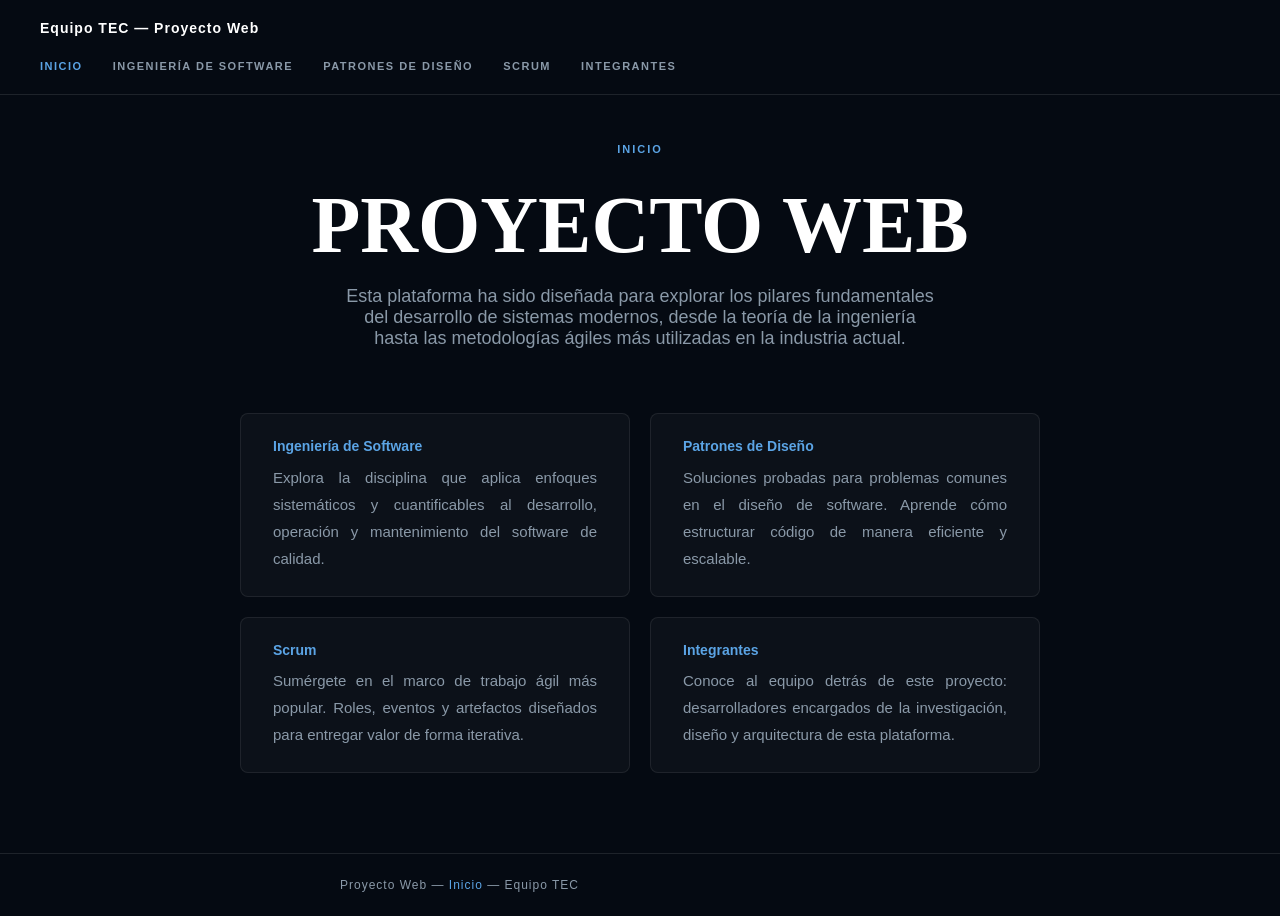
<file: index.html>
<!DOCTYPE html>
<html lang="es">
<head>
    <meta charset="UTF-8">
    <meta name="viewport" content="width=device-width, initial-scale=1.0">
    <title>PROYECTO SCRUM</title>
    <link rel="stylesheet" href="style.css">
</head> 
<body> 
    <header class="nav_bar"> 
        <div class="logo">
             Equipo TEC — Proyecto Web
        </div>
        <nav>
            <ul class="nav_menu">
                <li><a href="index.html" class="active">INICIO</a></li>
                <li><a href="ingenieriaSoftwre.html">INGENIERÍA DE SOFTWARE</a></li>
                <li><a href="patronesDiseño.html">PATRONES DE DISEÑO</a></li>
                <li><a href="scrum.html">SCRUM</a></li>
                <li><a href="integrantes.html">INTEGRANTES</a></li>
            </ul>
        </nav>
    </header>

    <main class="page_content">
        <section class="contenido" style="height: auto; margin-bottom: 4rem;">
            <div class="texto-central">
                <p class="page_label">INICIO</p>
                <h1>PROYECTO WEB</h1>
                <p style="text-align: center; margin: 0 auto;">Esta plataforma ha sido diseñada para explorar los pilares fundamentales del desarrollo de sistemas modernos, desde la teoría de la ingeniería hasta las metodologías ágiles más utilizadas en la industria actual.</p>
            </div>
        </section>

        <section class="grid_cards">
            <div class="card">
                <h3 class="card_titulo">Ingeniería de Software</h3>
                <p>Explora la disciplina que aplica enfoques sistemáticos y cuantificables al desarrollo, operación y mantenimiento del software de calidad.</p>
            </div>
            <div class="card">
                <h3 class="card_titulo">Patrones de Diseño</h3>
                <p>Soluciones probadas para problemas comunes en el diseño de software. Aprende cómo estructurar código de manera eficiente y escalable.</p>
            </div>
            <div class="card">
                <h3 class="card_titulo">Scrum</h3>
                <p>Sumérgete en el marco de trabajo ágil más popular. Roles, eventos y artefactos diseñados para entregar valor de forma iterativa.</p>
            </div>
            <div class="card">
                <h3 class="card_titulo">Integrantes</h3>
                <p>Conoce al equipo detrás de este proyecto: desarrolladores encargados de la investigación, diseño y arquitectura de esta plataforma.</p>
            </div>
        </section>
    </main>

    <footer class="footer">
        <p>Proyecto Web — <span class="footer_acento">Inicio</span> — Equipo TEC</p>
    </footer>

</body> 
</html>
</file>
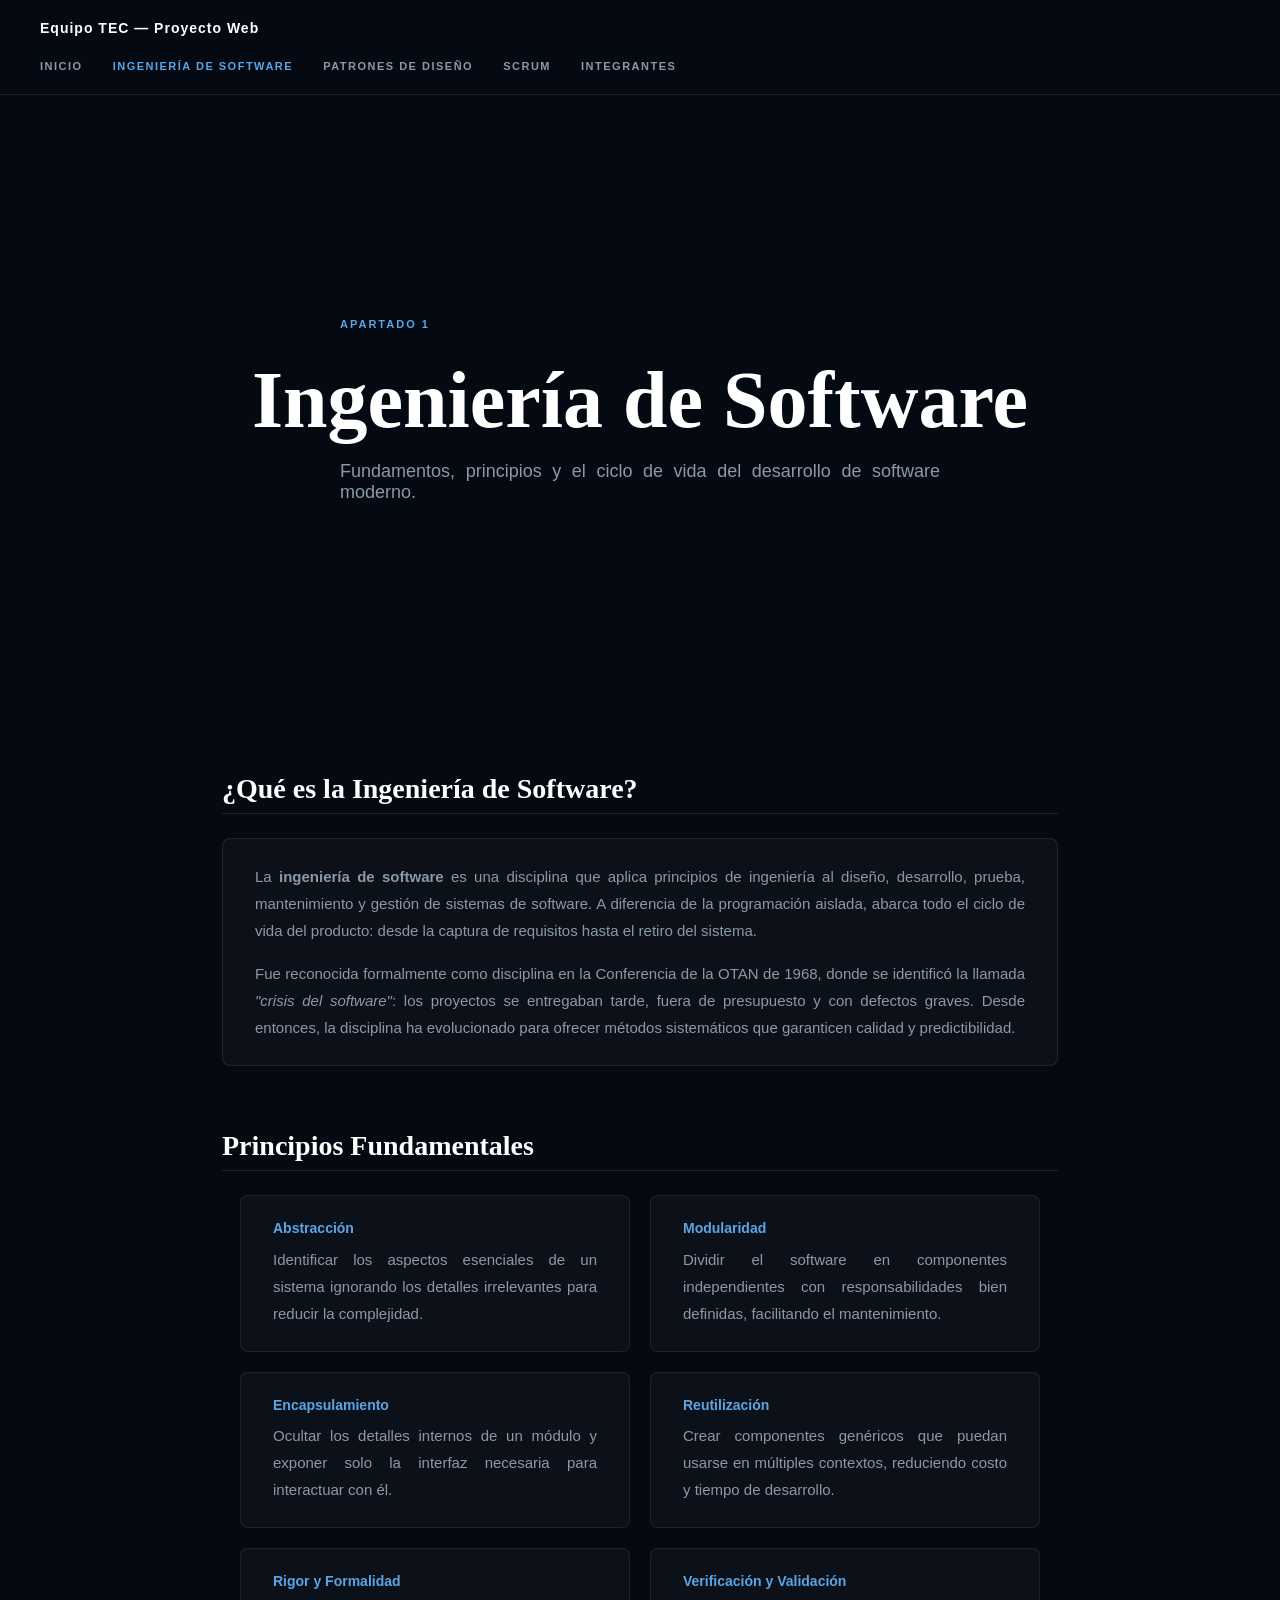
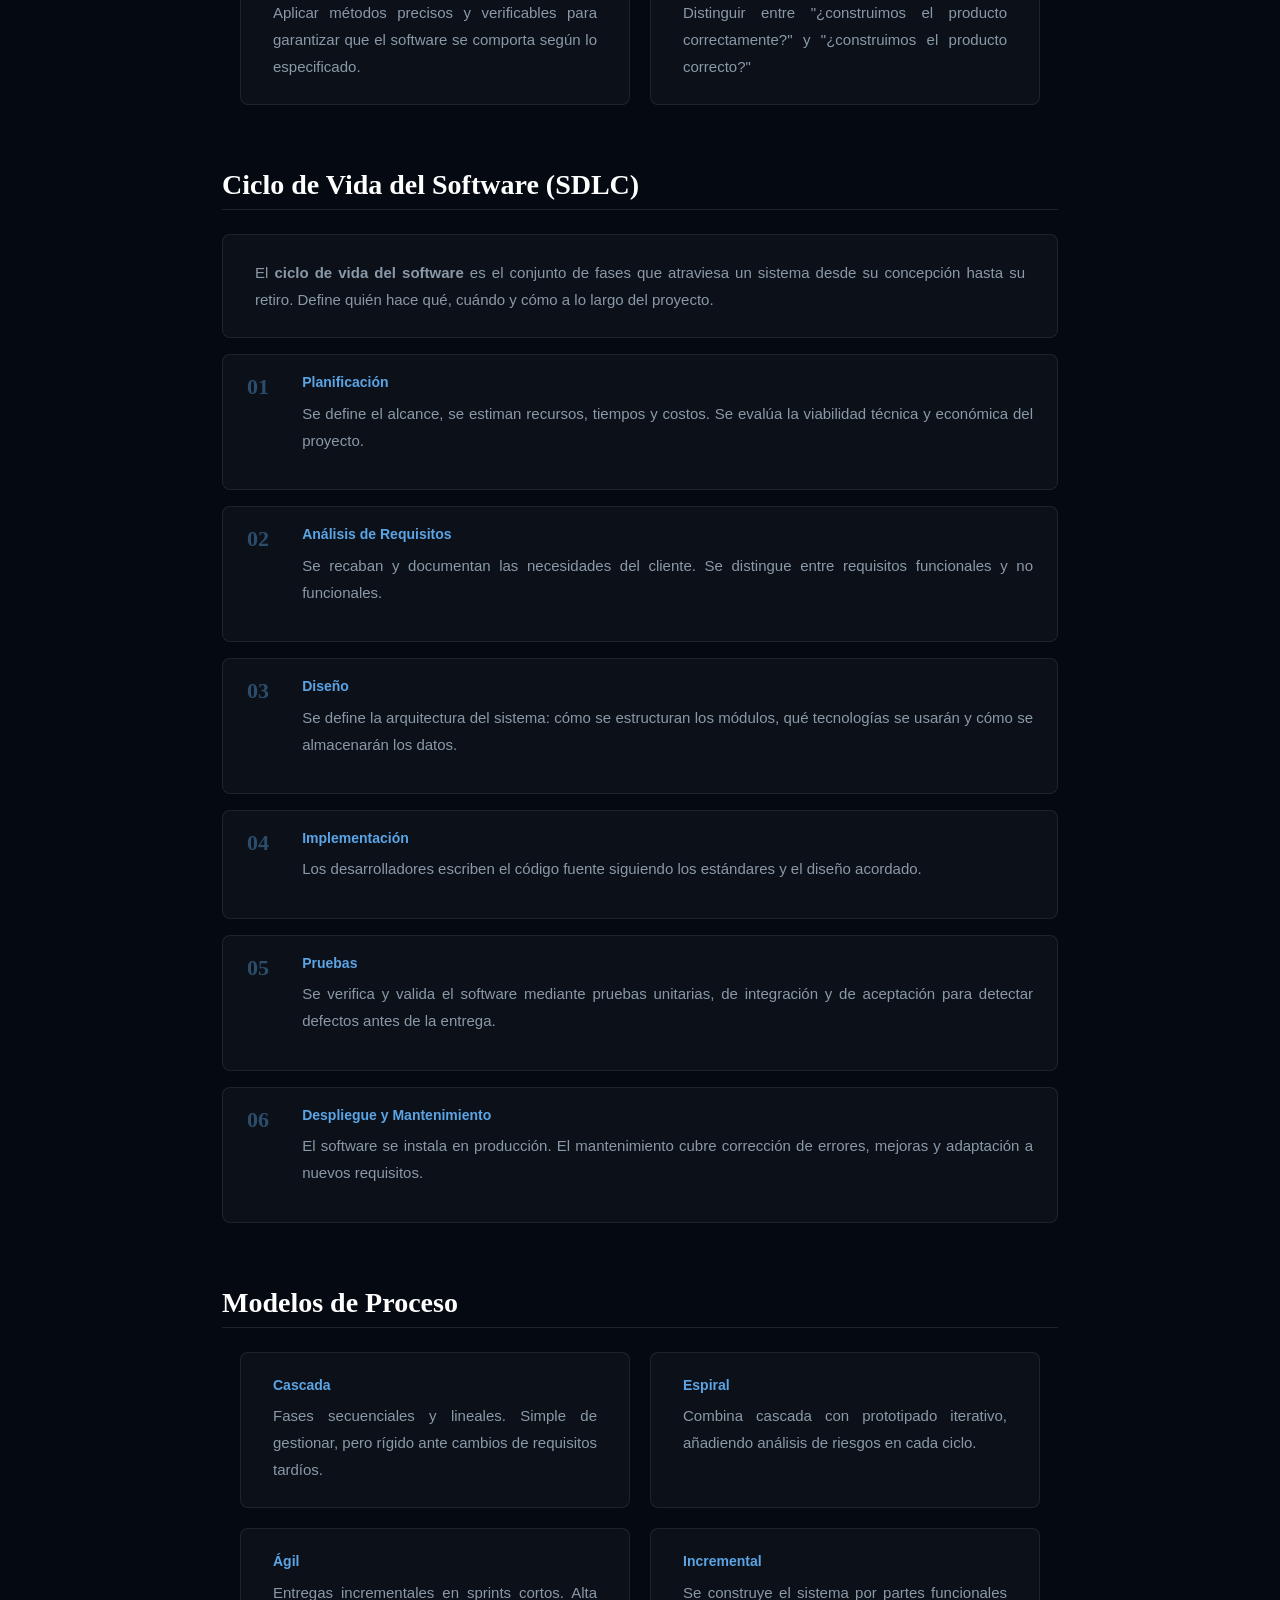
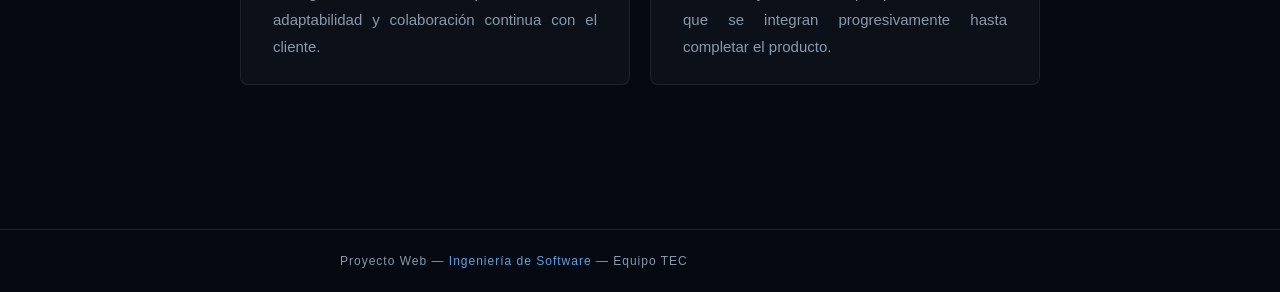
<file: ingenieriaSoftwre.html>
<!DOCTYPE html>
<html lang="es">
<head>
    <meta charset="UTF-8">
    <meta name="viewport" content="width=device-width, initial-scale=1.0">
    <title>Ingeniería de Software</title>
    <link rel="stylesheet" href="style.css">
</head>
<body>

    <header class="nav_bar">
        <div class="logo">Equipo TEC — Proyecto Web</div>
        <nav>
            <ul class="nav_menu">
                <li><a href="index.html">INICIO</a></li>
                <li><a href="ingenieriaSoftwre.html" class="active">INGENIERÍA DE SOFTWARE</a></li>
                <li><a href="patronesDiseño.html">PATRONES DE DISEÑO</a></li>
                <li><a href="scrum.html">SCRUM</a></li>
                <li><a href="integrantes.html">INTEGRANTES</a></li>
            </ul>
        </nav>
    </header>

    <section class="contenido">
        <div>
            <p class="page_label">Apartado 1</p>
            <h1>Ingeniería de Software</h1>
            <p>Fundamentos, principios y el ciclo de vida del desarrollo de software moderno.</p>
        </div>
    </section>

    <main class="page_content">

        <section class="seccion">
            <h2 class="seccion_titulo">¿Qué es la Ingeniería de Software?</h2>
            <div class="card">
                <p>La <strong>ingeniería de software</strong> es una disciplina que aplica principios de ingeniería al diseño, desarrollo, prueba, mantenimiento y gestión de sistemas de software. A diferencia de la programación aislada, abarca todo el ciclo de vida del producto: desde la captura de requisitos hasta el retiro del sistema.</p>
                <p>Fue reconocida formalmente como disciplina en la Conferencia de la OTAN de 1968, donde se identificó la llamada <em>"crisis del software"</em>: los proyectos se entregaban tarde, fuera de presupuesto y con defectos graves. Desde entonces, la disciplina ha evolucionado para ofrecer métodos sistemáticos que garanticen calidad y predictibilidad.</p>
            </div>
        </section>

        <section class="seccion">
            <h2 class="seccion_titulo">Principios Fundamentales</h2>
            <div class="grid_cards">
                <div class="card">
                    <h3 class="card_titulo">Abstracción</h3>
                    <p>Identificar los aspectos esenciales de un sistema ignorando los detalles irrelevantes para reducir la complejidad.</p>
                </div>
                <div class="card">
                    <h3 class="card_titulo">Modularidad</h3>
                    <p>Dividir el software en componentes independientes con responsabilidades bien definidas, facilitando el mantenimiento.</p>
                </div>
                <div class="card">
                    <h3 class="card_titulo">Encapsulamiento</h3>
                    <p>Ocultar los detalles internos de un módulo y exponer solo la interfaz necesaria para interactuar con él.</p>
                </div>
                <div class="card">
                    <h3 class="card_titulo">Reutilización</h3>
                    <p>Crear componentes genéricos que puedan usarse en múltiples contextos, reduciendo costo y tiempo de desarrollo.</p>
                </div>
                <div class="card">
                    <h3 class="card_titulo">Rigor y Formalidad</h3>
                    <p>Aplicar métodos precisos y verificables para garantizar que el software se comporta según lo especificado.</p>
                </div>
                <div class="card">
                    <h3 class="card_titulo">Verificación y Validación</h3>
                    <p>Distinguir entre "¿construimos el producto correctamente?" y "¿construimos el producto correcto?"</p>
                </div>
            </div>
        </section>

        <section class="seccion">
            <h2 class="seccion_titulo">Ciclo de Vida del Software (SDLC)</h2>
            <div class="card" style="margin-bottom: 1rem;">
                <p>El <strong>ciclo de vida del software</strong> es el conjunto de fases que atraviesa un sistema desde su concepción hasta su retiro. Define quién hace qué, cuándo y cómo a lo largo del proyecto.</p>
            </div>
            <div class="timeline">
                <div class="tl_item">
                    <span class="tl_num">01</span>
                    <div>
                        <h3 class="card_titulo">Planificación</h3>
                        <p>Se define el alcance, se estiman recursos, tiempos y costos. Se evalúa la viabilidad técnica y económica del proyecto.</p>
                    </div>
                </div>
                <div class="tl_item">
                    <span class="tl_num">02</span>
                    <div>
                        <h3 class="card_titulo">Análisis de Requisitos</h3>
                        <p>Se recaban y documentan las necesidades del cliente. Se distingue entre requisitos funcionales y no funcionales.</p>
                    </div>
                </div>
                <div class="tl_item">
                    <span class="tl_num">03</span>
                    <div>
                        <h3 class="card_titulo">Diseño</h3>
                        <p>Se define la arquitectura del sistema: cómo se estructuran los módulos, qué tecnologías se usarán y cómo se almacenarán los datos.</p>
                    </div>
                </div>
                <div class="tl_item">
                    <span class="tl_num">04</span>
                    <div>
                        <h3 class="card_titulo">Implementación</h3>
                        <p>Los desarrolladores escriben el código fuente siguiendo los estándares y el diseño acordado.</p>
                    </div>
                </div>
                <div class="tl_item">
                    <span class="tl_num">05</span>
                    <div>
                        <h3 class="card_titulo">Pruebas</h3>
                        <p>Se verifica y valida el software mediante pruebas unitarias, de integración y de aceptación para detectar defectos antes de la entrega.</p>
                    </div>
                </div>
                <div class="tl_item">
                    <span class="tl_num">06</span>
                    <div>
                        <h3 class="card_titulo">Despliegue y Mantenimiento</h3>
                        <p>El software se instala en producción. El mantenimiento cubre corrección de errores, mejoras y adaptación a nuevos requisitos.</p>
                    </div>
                </div>
            </div>
        </section>

        <section class="seccion">
            <h2 class="seccion_titulo">Modelos de Proceso</h2>
            <div class="grid_cards">
                <div class="card">
                    <h3 class="card_titulo">Cascada</h3>
                    <p>Fases secuenciales y lineales. Simple de gestionar, pero rígido ante cambios de requisitos tardíos.</p>
                </div>
                <div class="card">
                    <h3 class="card_titulo">Espiral</h3>
                    <p>Combina cascada con prototipado iterativo, añadiendo análisis de riesgos en cada ciclo.</p>
                </div>
                <div class="card">
                    <h3 class="card_titulo">Ágil</h3>
                    <p>Entregas incrementales en sprints cortos. Alta adaptabilidad y colaboración continua con el cliente.</p>
                </div>
                <div class="card">
                    <h3 class="card_titulo">Incremental</h3>
                    <p>Se construye el sistema por partes funcionales que se integran progresivamente hasta completar el producto.</p>
                </div>
            </div>
        </section>

    </main>

    <footer class="footer">
        <p>Proyecto Web — <span class="footer_acento">Ingeniería de Software</span> — Equipo TEC</p>
    </footer>

</body>
</html>
</file>
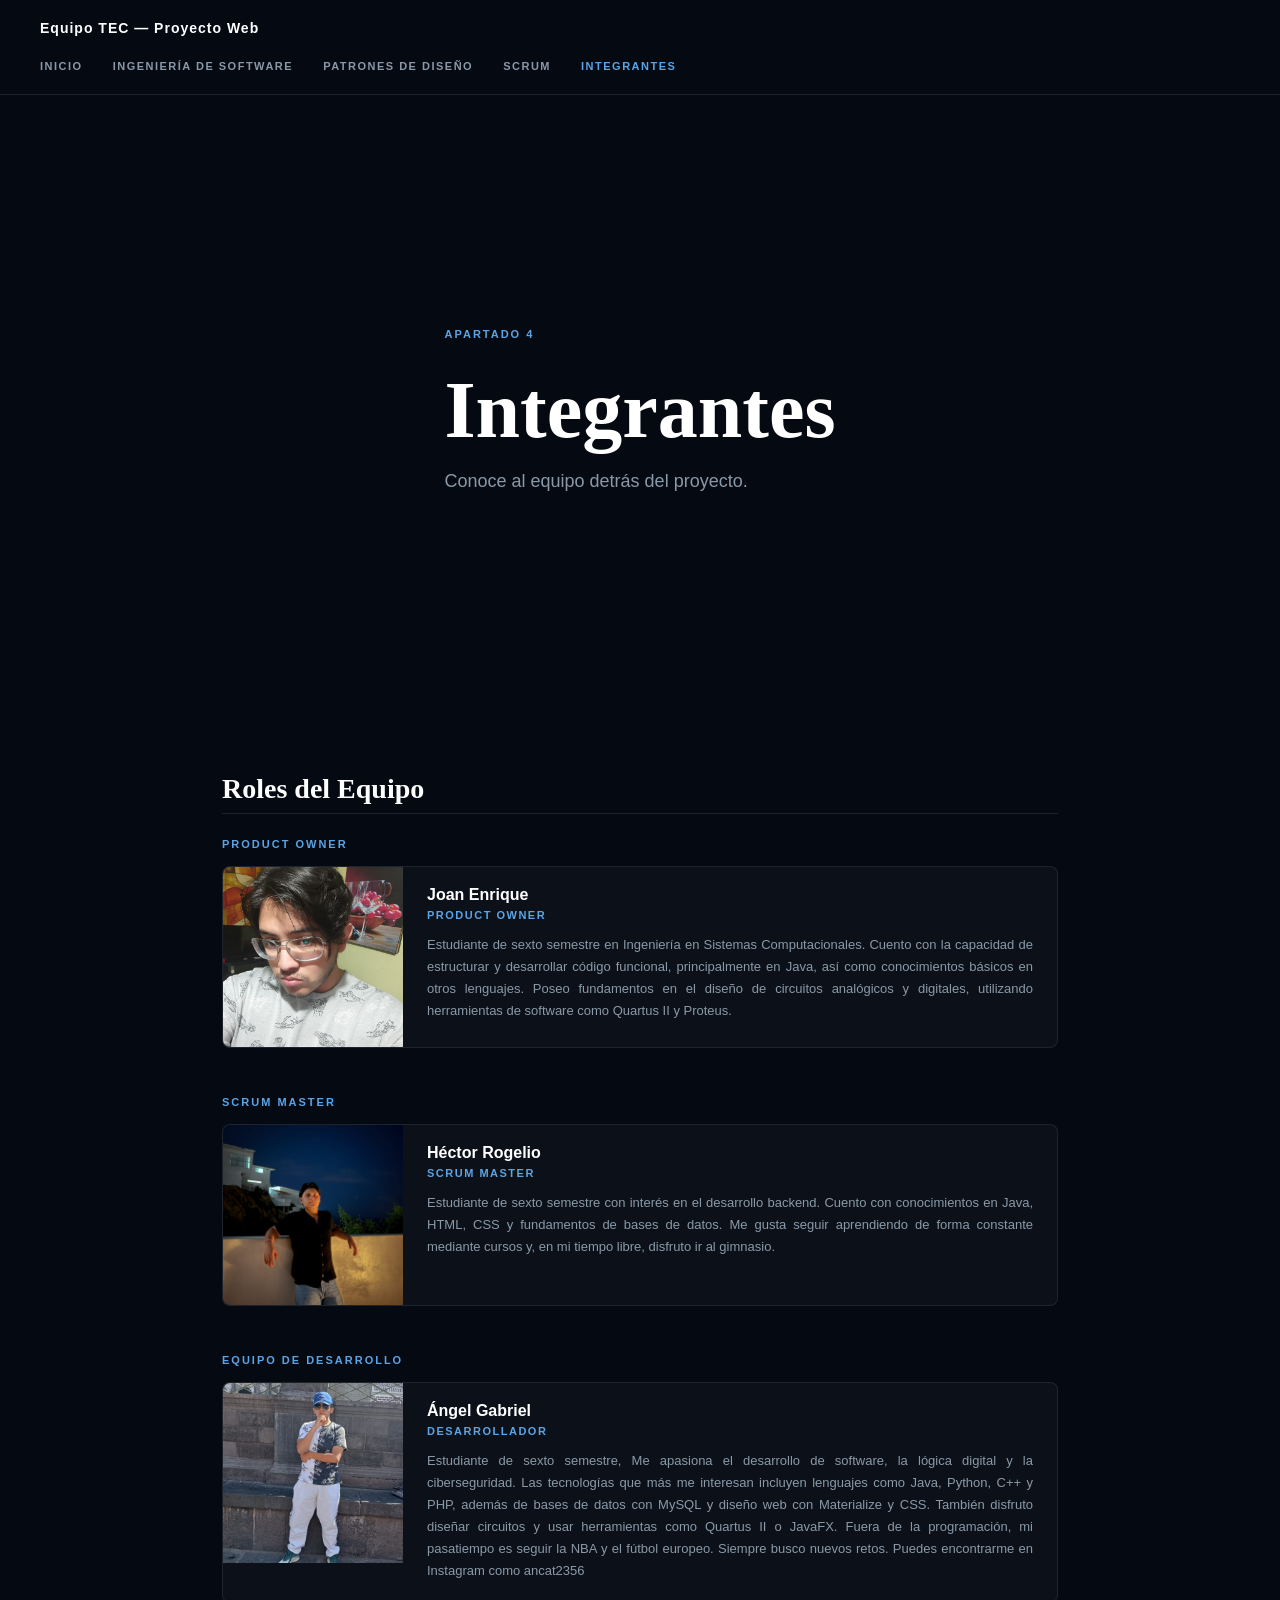
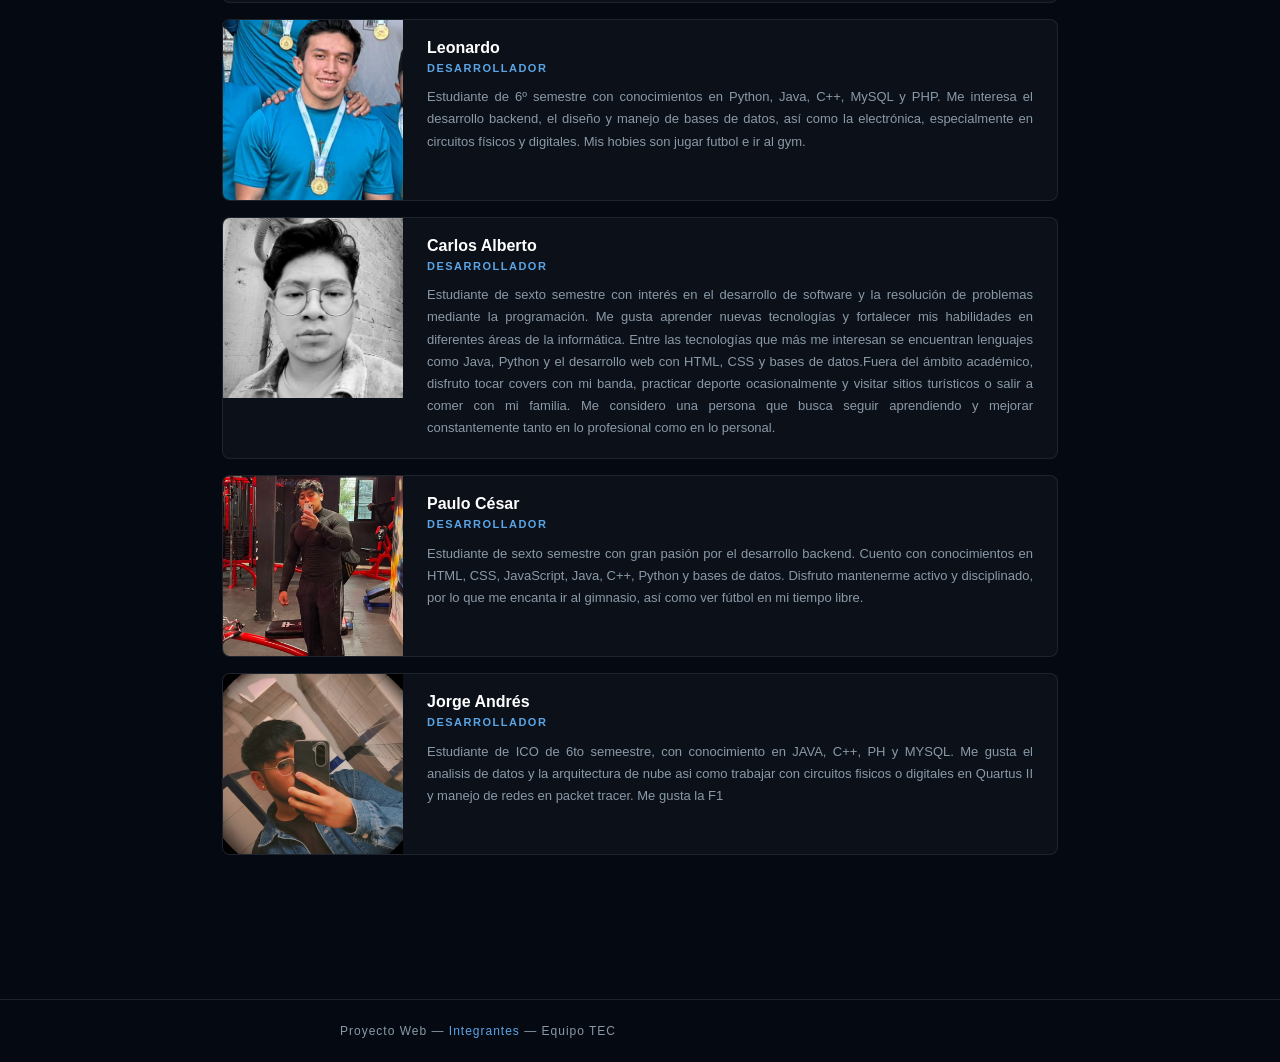
<file: integrantes.html>
<!DOCTYPE html>
<html lang="es">
<head>
    <meta charset="UTF-8">
    <meta name="viewport" content="width=device-width, initial-scale=1.0">
    <title>Integrantes</title>
    <link rel="stylesheet" href="style.css">
</head>
<body>

    <header class="nav_bar">
        <div class="logo">Equipo TEC — Proyecto Web</div>
        <nav>
            <ul class="nav_menu">
                <li><a href="index.html">INICIO</a></li>
                <li><a href="ingenieriaSoftwre.html">INGENIERÍA DE SOFTWARE</a></li>
                <li><a href="patronesDiseño.html">PATRONES DE DISEÑO</a></li>
                <li><a href="scrum.html">SCRUM</a></li>
                <li><a href="integrantes.html" class="active">INTEGRANTES</a></li>
            </ul>
        </nav>
    </header>

    <section class="contenido">
        <div>
            <p class="page_label">Apartado 4</p>
            <h1>Integrantes</h1>
            <p>Conoce al equipo detrás del proyecto.</p>
        </div>
    </section>

    <main class="page_content">
        <section class="seccion">
            <h2 class="seccion_titulo">Roles del Equipo</h2>

            <div class="rol_group">
                <h3 class="rol_label">Product Owner</h3>
                <div class="integrante_card">

                    <img src="./img/fotoJoan.jpeg" alt="Foto" class="integrante_foto">
                    <div class="integrante_info">
                        <h3 class="integrante_nombre">Joan Enrique</h3>
                        <span class="integrante_rol">Product Owner</span>
                        <p class="integrante_desc">Estudiante de sexto semestre en Ingeniería en Sistemas Computacionales. Cuento con la capacidad de estructurar y desarrollar código funcional, principalmente en Java, así como conocimientos básicos en otros lenguajes. Poseo fundamentos en el diseño de circuitos analógicos y digitales, utilizando herramientas de software como Quartus II y Proteus.</p>

                    </div>
                </div>
            </div>

            <div class="rol_group">
                <h3 class="rol_label">Scrum Master</h3>
                <div class="integrante_card">

                    <img src="./img/fotoHector.jpeg" alt="Foto" class="integrante_foto">
                    <div class="integrante_info">
                        <h3 class="integrante_nombre">Héctor Rogelio</h3>
                        <span class="integrante_rol">Scrum Master</span>
                        <p class="integrante_desc">Estudiante de sexto semestre con interés en el desarrollo backend. Cuento con conocimientos en Java, HTML, CSS y fundamentos de bases de datos. Me gusta seguir aprendiendo de forma constante mediante cursos y, en mi tiempo libre, disfruto ir al gimnasio.</p>

                    </div>
                </div>
            </div>

            <div class="rol_group">
                <h3 class="rol_label">Equipo de Desarrollo</h3>
                <div class="integrantes_grid">
                    <div class="integrante_card">
                        <img src="./img/fotoAngel.jpeg" alt="Foto integrante" class="integrante_foto">
                        <div class="integrante_info">
                            <h3 class="integrante_nombre">Ángel Gabriel</h3>
                            <span class="integrante_rol">Desarrollador</span>
                            <p class="integrante_desc">Estudiante de sexto semestre, Me apasiona el desarrollo de software, la lógica digital y la ciberseguridad. Las tecnologías que más me interesan incluyen lenguajes como Java, Python, C++ y PHP, además de bases de datos con MySQL y diseño web con Materialize y CSS. También disfruto diseñar circuitos y usar herramientas como Quartus II o JavaFX. Fuera de la programación, mi pasatiempo es seguir la NBA y el fútbol europeo. Siempre busco nuevos retos. Puedes encontrarme en Instagram como ancat2356</p>
                        </div>
                    </div>
                    <div class="integrante_card">
                        <img src="./img/fotoLeo.jpeg" alt="Foto integrante" class="integrante_foto">
                        <div class="integrante_info">
                            <h3 class="integrante_nombre">Leonardo</h3>
                            <span class="integrante_rol">Desarrollador</span>
                            <p class="integrante_desc">Estudiante de 6º semestre con conocimientos en Python, Java, C++, MySQL y PHP. Me interesa el desarrollo backend, el diseño y manejo de bases de datos, así como la electrónica, especialmente en circuitos físicos y digitales. Mis hobies son jugar futbol e ir al gym.</p>
                        </div>
                    </div>
                    <div class="integrante_card">
                        <img src="./img/fotoCarlos.jpg" alt="Foto integrante" class="integrante_foto">
                        <div class="integrante_info">
                            <h3 class="integrante_nombre">Carlos Alberto</h3>
                            <span class="integrante_rol">Desarrollador</span>
                            <p class="integrante_desc">Estudiante de sexto semestre con interés en el desarrollo de software y la resolución de problemas mediante la programación. Me gusta aprender nuevas tecnologías y fortalecer mis habilidades en diferentes áreas de la informática. Entre las tecnologías que más me interesan se encuentran lenguajes como Java, Python y el desarrollo web con HTML, CSS y bases de datos.Fuera del ámbito académico, disfruto tocar covers con mi banda, practicar deporte ocasionalmente y visitar sitios turísticos o salir a comer con mi familia. Me considero una persona que busca seguir aprendiendo y mejorar constantemente tanto en lo profesional como en lo personal.</p>
                        </div>
                    </div>
                    <div class="integrante_card">

                        <img src="./img/fotoPaulo.jpg" alt="Foto integrante" class="integrante_foto">
                        <div class="integrante_info">
                            <h3 class="integrante_nombre">Paulo César</h3>
                            <span class="integrante_rol">Desarrollador</span>
                            <p class="integrante_desc">Estudiante de sexto semestre con gran pasión por el desarrollo backend. Cuento con conocimientos en HTML, CSS, JavaScript, Java, C++, Python y bases de datos. Disfruto mantenerme activo y disciplinado, por lo que me encanta ir al gimnasio, así como ver fútbol en mi tiempo libre.</p>


                        </div>
                    </div>
                    <div class="integrante_card">
                        <img src="./img/fotoAndres.jpg" alt="Foto integrante" class="integrante_foto">
                        <div class="integrante_info">
                            <h3 class="integrante_nombre">Jorge Andrés</h3>
                            <span class="integrante_rol">Desarrollador</span>
                            <p class="integrante_desc">Estudiante de ICO de 6to semeestre, con conocimiento en JAVA, C++, PH y MYSQL. Me gusta el analisis de datos y 
                                la arquitectura de nube asi como trabajar con circuitos fisicos o digitales en Quartus II y manejo de redes en packet tracer. Me gusta la F1</p>
                        </div>
                    </div>
                </div>
            </div>

        </section>
    </main>

    <footer class="footer">
        <p>Proyecto Web — <span class="footer_acento">Integrantes</span> — Equipo TEC</p>
    </footer>

</body>
</html>
</file>
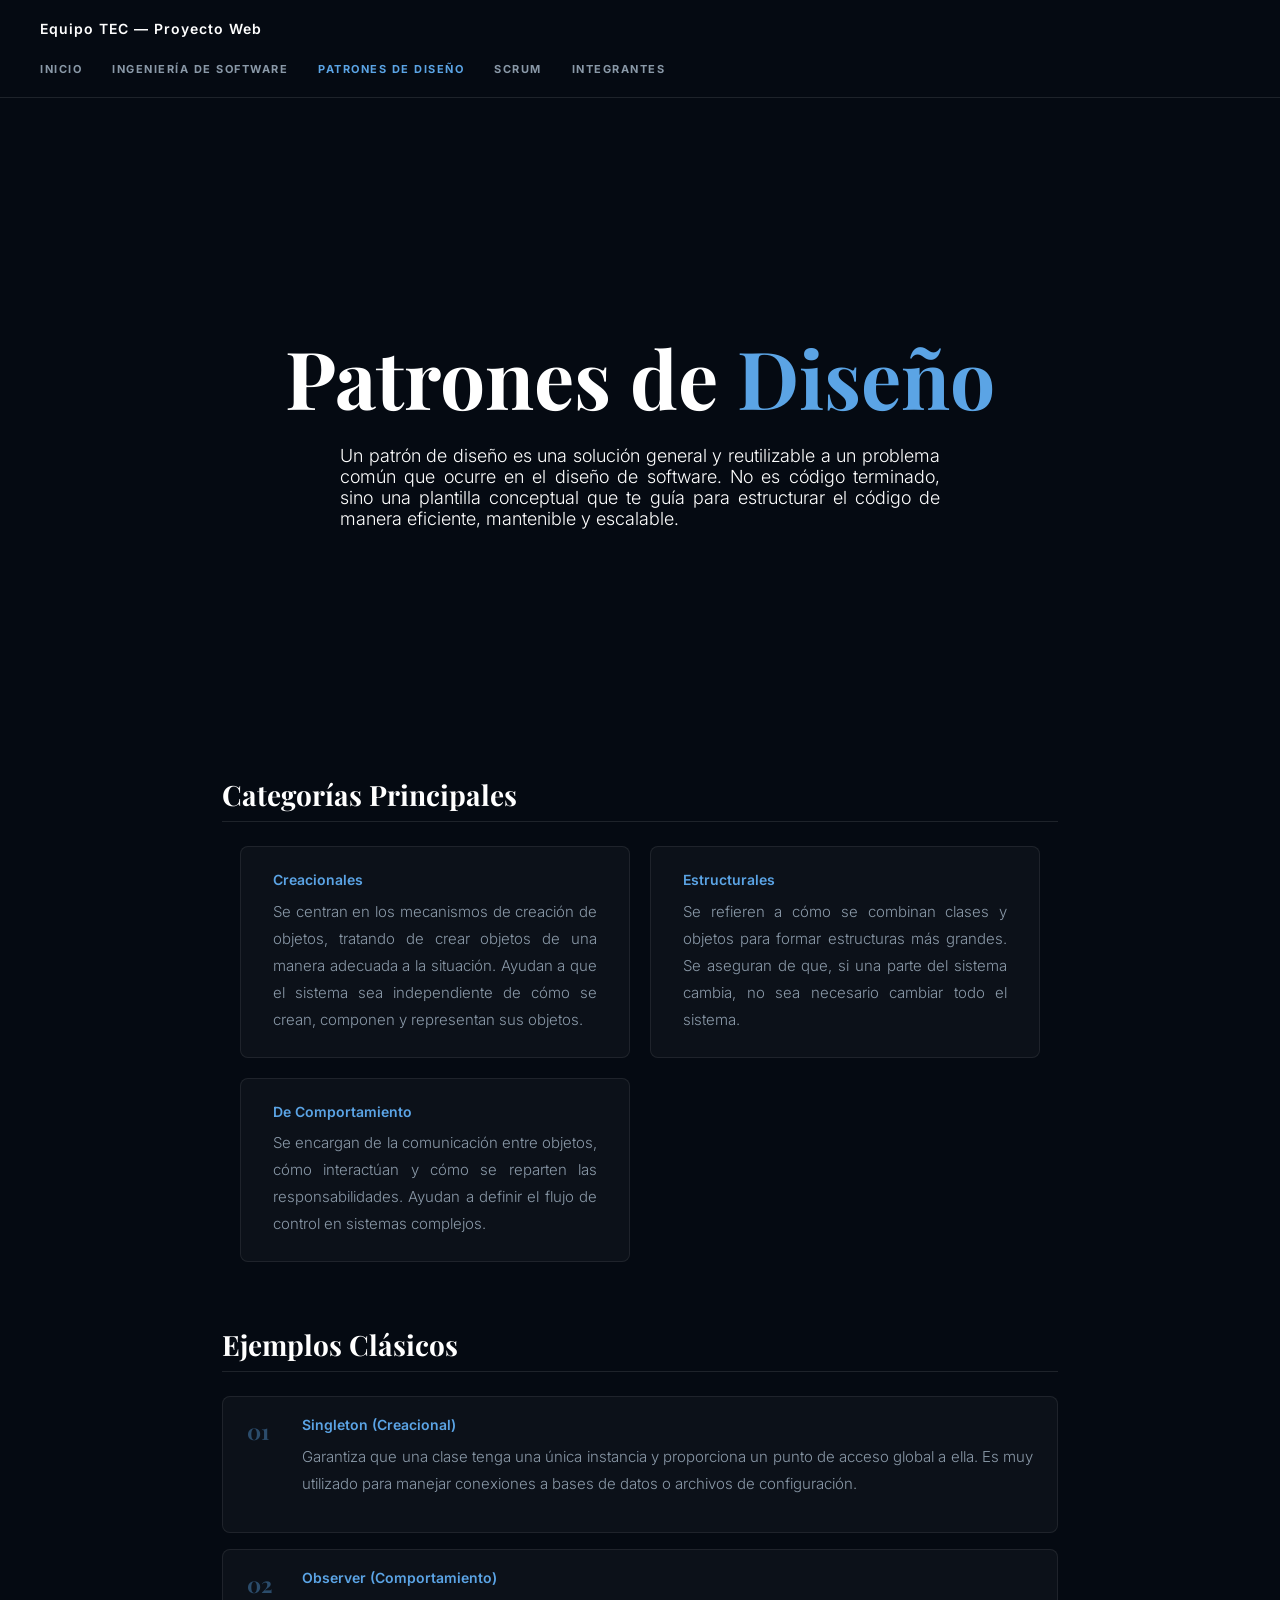
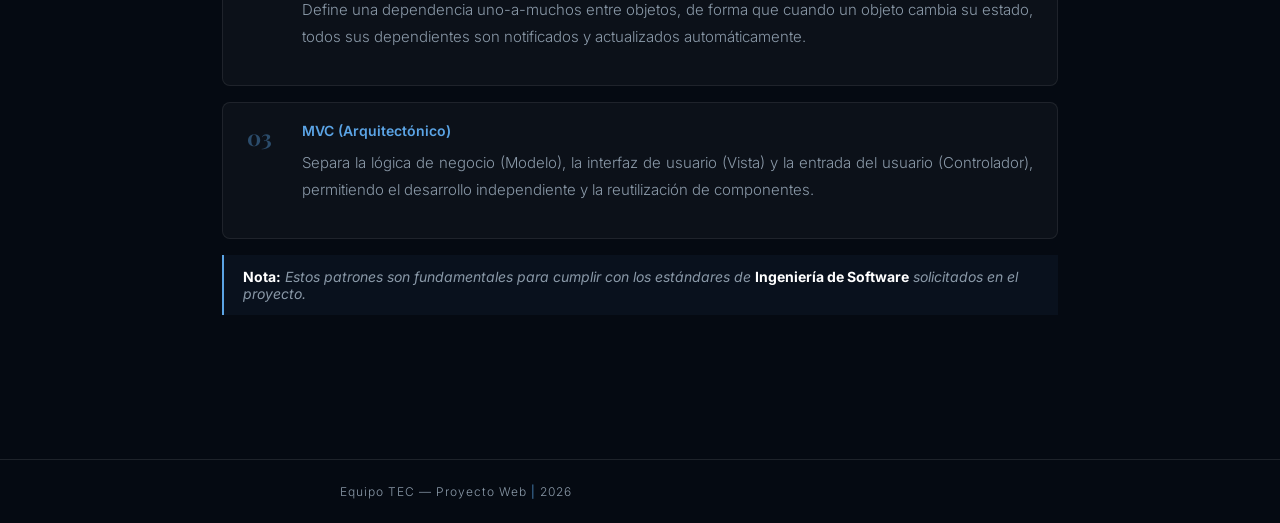
<file: patronesDiseño.html>
<!DOCTYPE html>
<html lang="es">
<head>
    <meta charset="UTF-8">
    <meta name="viewport" content="width=device-width, initial-scale=1.0">
    <title>Patrones de diseño - PROYECTO SCRUM</title>
    <link href="https://fonts.googleapis.com/css2?family=Inter:wght@300;400;600;700&family=Playfair+Display:wght@700&display=swap" rel="stylesheet">
    <link rel="stylesheet" href="style.css">
</head>
<body>
    <header class="nav_bar"> 
        <div class="logo">
             Equipo TEC — Proyecto Web
        </div>
        <nav>
            <ul class="nav_menu">
                <li><a href="index.html">INICIO</a></li>
                <li><a href="ingenieriaSoftwre.html">INGENIERÍA DE SOFTWARE</a></li>
                <li><a href="patronesDiseno.html" class="active">PATRONES DE DISEÑO</a></li>
                <li><a href="scrum.html">SCRUM</a></li>
                <li><a href="integrantes.html">INTEGRANTES</a></li>
            </ul>
        </nav>
    </header>

    <main class="contenido">
        <div class="texto-central">
            <h1>Patrones de <span class="resaltado">Diseño</span></h1>
            <p class="parrafos">
                Un patrón de diseño es una solución general y reutilizable a un problema común que ocurre en el diseño de software. 
                No es código terminado, sino una plantilla conceptual que te guía para estructurar el código de manera eficiente, mantenible y escalable.
            </p>
        </div>
    </main>

    <div class="page_content">
        
        <section class="seccion">
            <h2 class="seccion_titulo">Categorías Principales</h2>
            <div class="grid_cards">
                <div class="card">
                    <div class="card_titulo">Creacionales</div>
                    <p>Se centran en los mecanismos de creación de objetos, tratando de crear objetos de una manera adecuada a la situación. Ayudan a que el sistema sea independiente de cómo se crean, componen y representan sus objetos.</p>
                </div>
                <div class="card">
                    <div class="card_titulo">Estructurales</div>
                    <p>Se refieren a cómo se combinan clases y objetos para formar estructuras más grandes. Se aseguran de que, si una parte del sistema cambia, no sea necesario cambiar todo el sistema.</p>
                </div>
                <div class="card">
                    <div class="card_titulo">De Comportamiento</div>
                    <p>Se encargan de la comunicación entre objetos, cómo interactúan y cómo se reparten las responsabilidades. Ayudan a definir el flujo de control en sistemas complejos.</p>
                </div>
            </div>
        </section>

        <section class="seccion">
            <h2 class="seccion_titulo">Ejemplos Clásicos</h2>
            <div class="timeline">
                <div class="tl_item">
                    <div class="tl_num">01</div>
                    <div>
                        <div class="card_titulo">Singleton (Creacional)</div>
                        <p>Garantiza que una clase tenga una única instancia y proporciona un punto de acceso global a ella. Es muy utilizado para manejar conexiones a bases de datos o archivos de configuración.</p>
                    </div>
                </div>
                <div class="tl_item">
                    <div class="tl_num">02</div>
                    <div>
                        <div class="card_titulo">Observer (Comportamiento)</div>
                        <p>Define una dependencia uno-a-muchos entre objetos, de forma que cuando un objeto cambia su estado, todos sus dependientes son notificados y actualizados automáticamente.</p>
                    </div>
                </div>
                <div class="tl_item">
                    <div class="tl_num">03</div>
                    <div>
                        <div class="card_titulo">MVC (Arquitectónico)</div>
                        <p>Separa la lógica de negocio (Modelo), la interfaz de usuario (Vista) y la entrada del usuario (Controlador), permitiendo el desarrollo independiente y la reutilización de componentes.</p>
                    </div>
                </div>
            </div>

            <div class="cita">
                <strong>Nota:</strong> Estos patrones son fundamentales para cumplir con los estándares de <strong>Ingeniería de Software</strong> solicitados en el proyecto.
            </div>
        </section>
    </div>

    <footer class="footer">
        <p>Equipo TEC — Proyecto Web <span class="footer_acento">|</span> 2026</p>
    </footer>
</body>
</html>
</file>
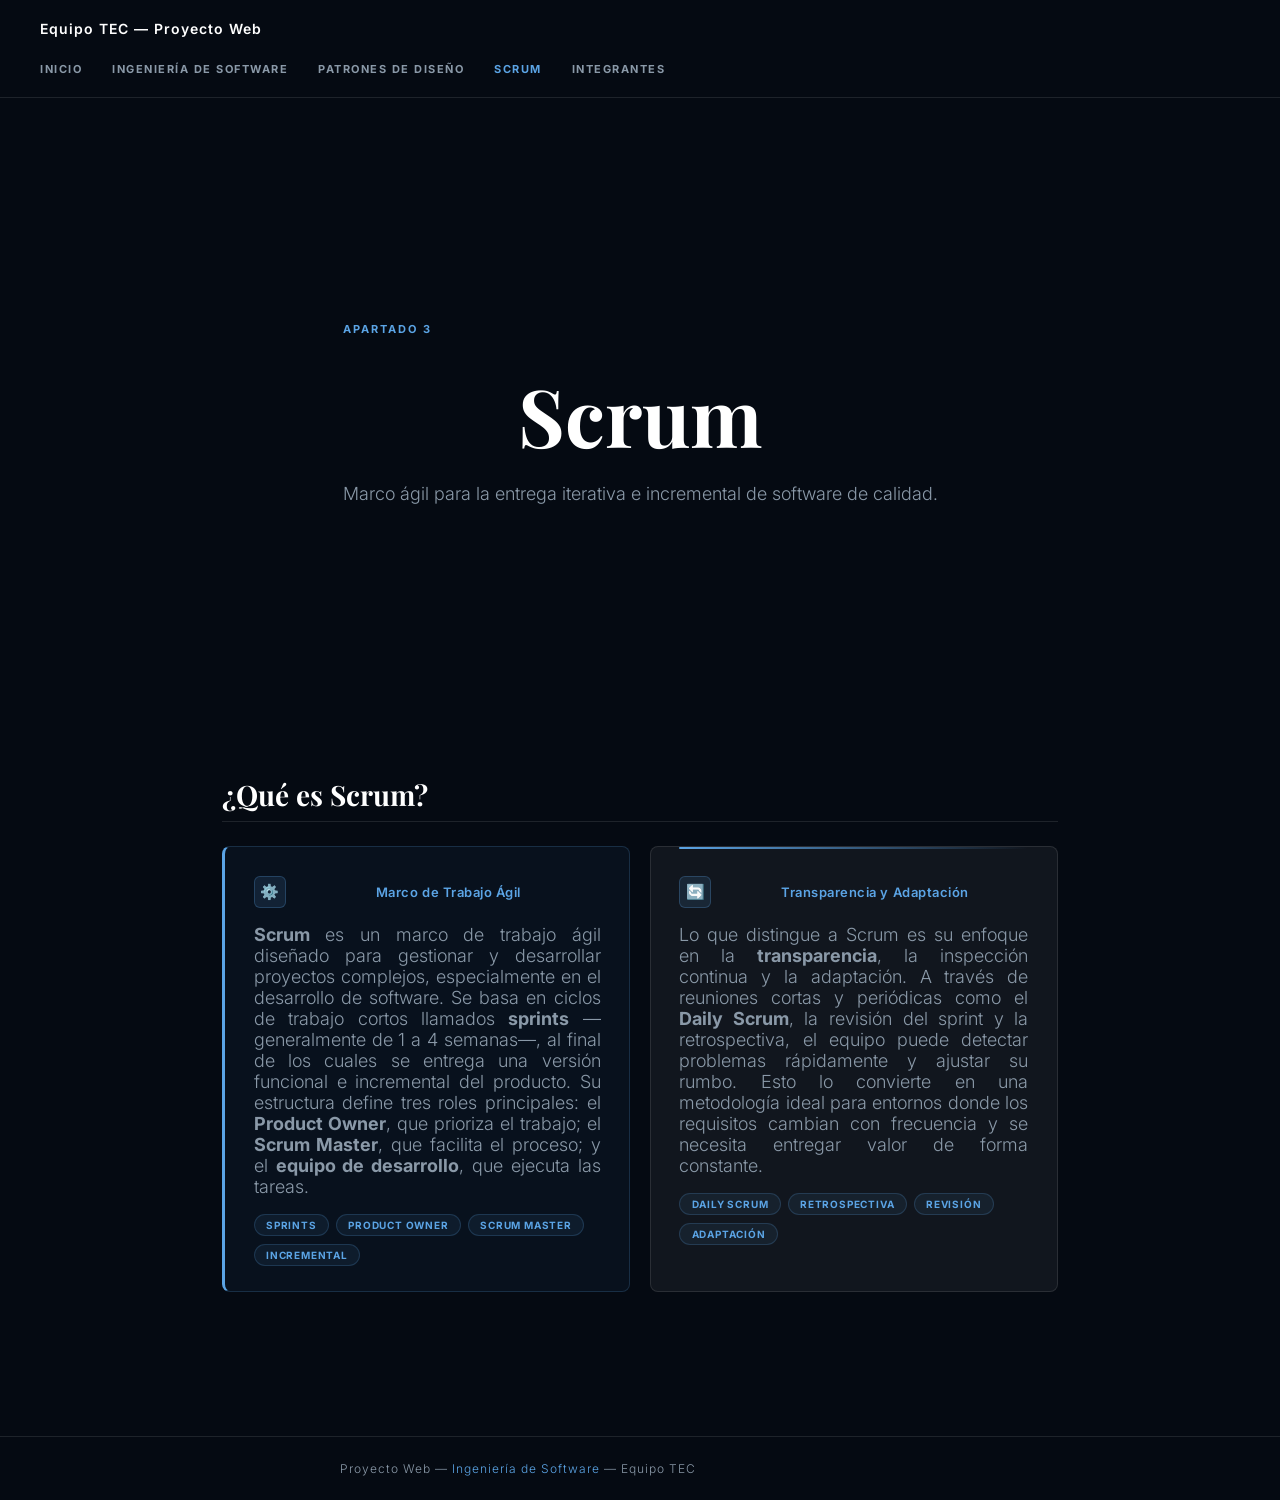
<file: scrum.html>
<!DOCTYPE html>
<html lang="es">
<head>
    <meta charset="UTF-8">
    <meta name="viewport" content="width=device-width, initial-scale=1.0">
    <title>Scrum — Ingeniería de Software</title>
    <link rel="stylesheet" href="style.css">
    <link rel="preconnect" href="https://fonts.googleapis.com">
    <link rel="preconnect" href="https://fonts.gstatic.com" crossorigin>
    <link href="https://fonts.googleapis.com/css2?family=Inter:wght@300;400;600;700&family=Playfair+Display:wght@700&display=swap" rel="stylesheet">

    <style>
        /* ── Extras exclusivos de la página Scrum ──────────── */

        .scrum_grid {
            display: grid;
            grid-template-columns: 1fr 1fr;
            gap: 1.2rem;
        }

        @media (max-width: 700px) {
            .scrum_grid { grid-template-columns: 1fr; }
        }

        /* Card A — borde azul izquierdo (usa variables del site) */
        .card_a {
            background: rgba(91, 164, 229, 0.05);
            border: 1px solid rgba(91, 164, 229, 0.2);
            border-left: 3px solid var(--accent-blue);
            border-radius: 8px;
            padding: 1.8rem 1.8rem 1.6rem;
        }

        /* Card B — borde sutil + línea decorativa superior */
        .card_b {
            background: rgba(255, 255, 255, 0.05);
            border: 1px solid rgba(255, 255, 255, 0.1);
            border-radius: 8px;
            padding: 1.8rem 1.8rem 1.6rem;
            position: relative;
        }

        .card_b::before {
            content: "";
            position: absolute;
            top: 0; left: 1.8rem; right: 1.8rem;
            height: 2px;
            background: linear-gradient(90deg, var(--accent-blue), transparent);
            border-radius: 2px;
        }

        /* Icono + título de cada card */
        .card_header {
            display: flex;
            align-items: center;
            gap: 0.65rem;
            margin-bottom: 1rem;
        }

        .card_icon_box {
            width: 32px;
            height: 32px;
            border-radius: 6px;
            background: rgba(91, 164, 229, 0.12);
            border: 1px solid rgba(91, 164, 229, 0.25);
            display: flex;
            align-items: center;
            justify-content: center;
            font-size: 15px;
            flex-shrink: 0;
        }

        .card_a .card_titulo,
        .card_b .card_titulo {
            font-size: 13px;
            letter-spacing: 0.04em;
            margin-bottom: 0;
        }

        /* Tags pill */
        .tag_row {
            display: flex;
            flex-wrap: wrap;
            gap: 0.45rem;
            margin-top: 1.1rem;
        }

        .tag {
            font-size: 10px;
            font-weight: 700;
            letter-spacing: 0.08em;
            text-transform: uppercase;
            padding: 0.25rem 0.7rem;
            border-radius: 999px;
            background: rgba(91, 164, 229, 0.08);
            border: 1px solid rgba(91, 164, 229, 0.2);
            color: var(--accent-blue);
        }
    </style>
</head>
<body>

    <header class="nav_bar">
        <div class="logo">Equipo TEC — Proyecto Web</div>
        <nav>
            <ul class="nav_menu">
                <li><a href="index.html">INICIO</a></li>
                <li><a href="ingenieriaSoftwre.html">INGENIERÍA DE SOFTWARE</a></li>
                <li><a href="patronesDiseño.html">PATRONES DE DISEÑO</a></li>
                <li><a href="scrum.html" class="active">SCRUM</a></li>
                <li><a href="integrantes.html">INTEGRANTES</a></li>
            </ul>
        </nav>
    </header>

    <section class="contenido">
        <div>
            <p class="page_label">Apartado 3</p>
            <h1>Scrum</h1>
            <p>Marco ágil para la entrega iterativa e incremental de software de calidad.</p>
        </div>
    </section>

    <main class="page_content">

        <section class="seccion">
            <h2 class="seccion_titulo">¿Qué es Scrum?</h2>

            <div class="scrum_grid">

                <!-- ── Caja A: Definición ─────────────────── -->
                <div class="card_a">
                    <div class="card_header">
                        <div class="card_icon_box">⚙️</div>
                        <p class="card_titulo">Marco de Trabajo Ágil</p>
                    </div>
                    <p>
                        <strong>Scrum</strong> es un marco de trabajo ágil diseñado para gestionar y
                        desarrollar proyectos complejos, especialmente en el desarrollo de software.
                        Se basa en ciclos de trabajo cortos llamados <strong>sprints</strong>
                        —generalmente de 1 a 4 semanas—, al final de los cuales se entrega una
                        versión funcional e incremental del producto. Su estructura define tres roles
                        principales: el <strong>Product Owner</strong>, que prioriza el trabajo;
                        el <strong>Scrum Master</strong>, que facilita el proceso; y el
                        <strong>equipo de desarrollo</strong>, que ejecuta las tareas.
                    </p>
                    <div class="tag_row">
                        <span class="tag">Sprints</span>
                        <span class="tag">Product Owner</span>
                        <span class="tag">Scrum Master</span>
                        <span class="tag">Incremental</span>
                    </div>
                </div>

                <!-- ── Caja B: Principios ─────────────────── -->
                <div class="card_b">
                    <div class="card_header">
                        <div class="card_icon_box">🔄</div>
                        <p class="card_titulo">Transparencia y Adaptación</p>
                    </div>
                    <p>
                        Lo que distingue a Scrum es su enfoque en la <strong>transparencia</strong>,
                        la inspección continua y la adaptación. A través de reuniones cortas y
                        periódicas como el <strong>Daily Scrum</strong>, la revisión del sprint y
                        la retrospectiva, el equipo puede detectar problemas rápidamente y ajustar
                        su rumbo. Esto lo convierte en una metodología ideal para entornos donde
                        los requisitos cambian con frecuencia y se necesita entregar valor de forma
                        constante.
                    </p>
                    <div class="tag_row">
                        <span class="tag">Daily Scrum</span>
                        <span class="tag">Retrospectiva</span>
                        <span class="tag">Revisión</span>
                        <span class="tag">Adaptación</span>
                    </div>
                </div>

            </div>
        </section>

    </main>

    <footer class="footer">
        <p>Proyecto Web — <span class="footer_acento">Ingeniería de Software</span> — Equipo TEC</p>
    </footer>

</body>
</html>
</file>
<file: style.css>
:root {
    --bg-color: #050a12;
    --text-white: #ffffff;
    --accent-blue: #5ba4e5;
    --nav-text: #8a99a8;
    --font-main: 'Inter', sans-serif;
    --font-title: 'Playfair Display', serif;
}

* {
    margin: 0;
    padding: 0;
    box-sizing: border-box;
}

body {
    background-color: var(--bg-color);
    color: var(--text-white);
    font-family: var(--font-main);
    overflow-x: hidden;
}

.nav_bar {
    padding: 20px 40px;
    border-bottom: 1px solid rgba(255, 255, 255, 0.1);
}

.logo {
    font-size: 14px;
    font-weight: 600;
    margin-bottom: 20px;
    display: flex;
    align-items: center;
    letter-spacing: 1px;
}

.nav_menu {
    list-style: none;
    display: flex;
    gap: 30px;
}

.nav_menu li a {
    text-decoration: none;
    color: var(--nav-text);
    font-size: 11px;
    font-weight: 700;
    letter-spacing: 1.5px;
    transition: 0.3s;
}

.contenido {
    height: 70vh;
    display: flex;
    align-items: center;
    justify-content: center;
    text-align: center;
    position: relative;
}

h1 {
    font-family: var(--font-title);
    font-size: 80px;
    margin-top: 25px;
    margin-bottom: 15px;
    font-weight: 700;
}

p {
    color: var(--nav-text);
    font-size: 18px;
    font-weight: 300;
    max-width: 600px;
    margin: 0 auto;
    text-align: justify;
}

/* Resalta la pestaña actual y el hover en el menú */
.nav_menu li a:hover,
.nav_menu li a.active {
    color: var(--accent-blue);
}

/* Contenedor extra para agrupar h1 y p si decides agregar más cosas */
.texto-central {
    display: flex;
    flex-direction: column;
    padding: 0 20px;
}

/* Usando el color azul de tus variables para resaltar partes del título */
.resaltado {
    color: var(--accent-blue);
}

.parrafos{
    color: var(--text-white);
}

.nav_menu li a.active { color: var(--accent-blue); }

.page_label {
    font-size: 11px;
    font-weight: 700;
    letter-spacing: 2px;
    text-transform: uppercase;
    color: var(--accent-blue);
}

.page_content {
    max-width: 900px;
    margin: 0 auto;
    padding: 3rem 2rem 5rem;
}

.seccion { margin-bottom: 4rem; }

.seccion_titulo {
    font-family: var(--font-title);
    font-size: 28px;
    font-weight: 700;
    margin-bottom: 1.5rem;
    padding-bottom: 0.5rem;
    border-bottom: 1px solid rgba(255, 255, 255, 0.1);
}

.card {
    background: rgba(255, 255, 255, 0.03);
    border: 1px solid rgba(255, 255, 255, 0.08);
    border-radius: 8px;
    padding: 1.5rem 2rem;
}

.card p, .tl_item p {
    font-size: 15px !important;
    line-height: 1.8;
    margin-bottom: 1rem;
    max-width: none;
}

.card p:last-child { margin-bottom: 0; }

.card_titulo {
    font-size: 14px;
    font-weight: 600;
    color: var(--accent-blue);
    margin-bottom: 0.6rem;
}

.grid_cards {
    display: grid;
    grid-template-columns: repeat(2, 1fr); 
    gap: 20px;
    max-width: 800px;
    margin: 0 auto; 
}
@media (max-width: 600px) {
    .grid_cards {
        grid-template-columns: 1fr; 
    }
}

.cita {
    border-left: 2px solid var(--accent-blue);
    padding: 0.8rem 1.2rem;
    margin-top: 1rem;
    font-style: italic;
    color: var(--nav-text);
    background: rgba(91, 164, 229, 0.05);
    font-size: 14px !important;
    max-width: none !important;
}

.cita strong { color: var(--text-white); font-style: normal; }

.timeline { display: flex; flex-direction: column; gap: 1rem; }

.tl_item {
    display: flex;
    gap: 1.2rem;
    background: rgba(255, 255, 255, 0.03);
    border: 1px solid rgba(255, 255, 255, 0.08);
    border-radius: 8px;
    padding: 1.2rem 1.5rem;
}

.tl_num {
    font-family: var(--font-title);
    font-size: 22px;
    font-weight: 700;
    color: var(--accent-blue);
    opacity: 0.4;
    min-width: 36px;
}

.footer {
    border-top: 1px solid rgba(255, 255, 255, 0.1);
    padding: 1.5rem 40px;
    text-align: center;
}

.rol_group {
    margin-bottom: 3rem;
}

.rol_label {
    font-size: 11px;
    font-weight: 700;
    letter-spacing: 2px;
    text-transform: uppercase;
    color: var(--accent-blue);
    margin-bottom: 1rem;
}

.integrante_card {
    display: flex;
    flex-direction: row;
    background: rgba(255, 255, 255, 0.03);
    border: 1px solid rgba(255, 255, 255, 0.08);
    border-radius: 8px;
    overflow: hidden;
    margin-bottom: 1rem;
}

.integrante_foto {
    width: 180px;
    height: 180px;
    object-fit: cover;
    flex-shrink: 0;
    display: block;
}

.integrante_info {
    padding: 1.2rem 1.5rem;
}

.integrante_nombre {
    font-size: 16px;
    font-weight: 600;
    color: var(--text-white);
    margin-bottom: 0.3rem;
}

.integrante_rol {
    font-size: 11px;
    font-weight: 700;
    letter-spacing: 1.5px;
    text-transform: uppercase;
    color: var(--accent-blue);
    display: block;
    margin-bottom: 0.8rem;
}

.integrante_desc {
    font-size: 13px !important;
    line-height: 1.7;
    color: var(--nav-text);
    max-width: none;
}


.footer p { font-size: 12px; letter-spacing: 1px; }

.footer_acento { color: var(--accent-blue); }
</file>
